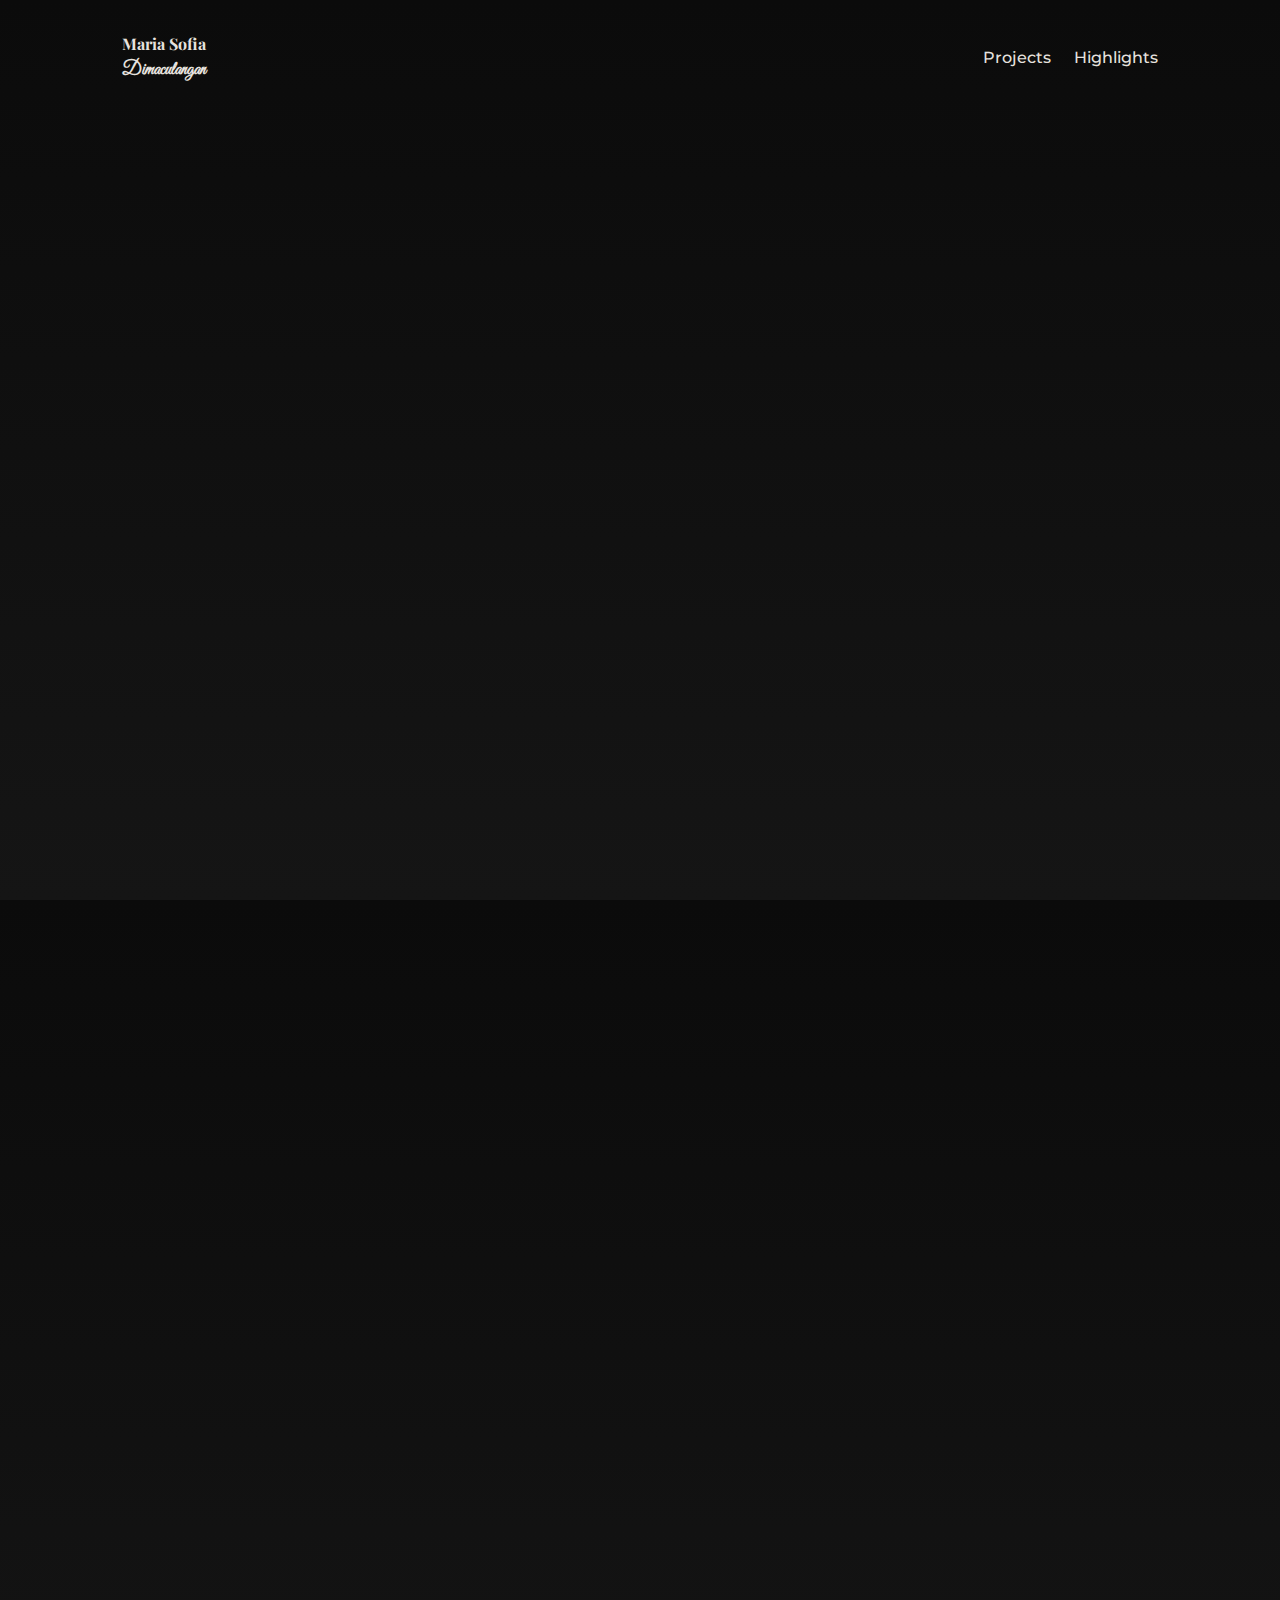
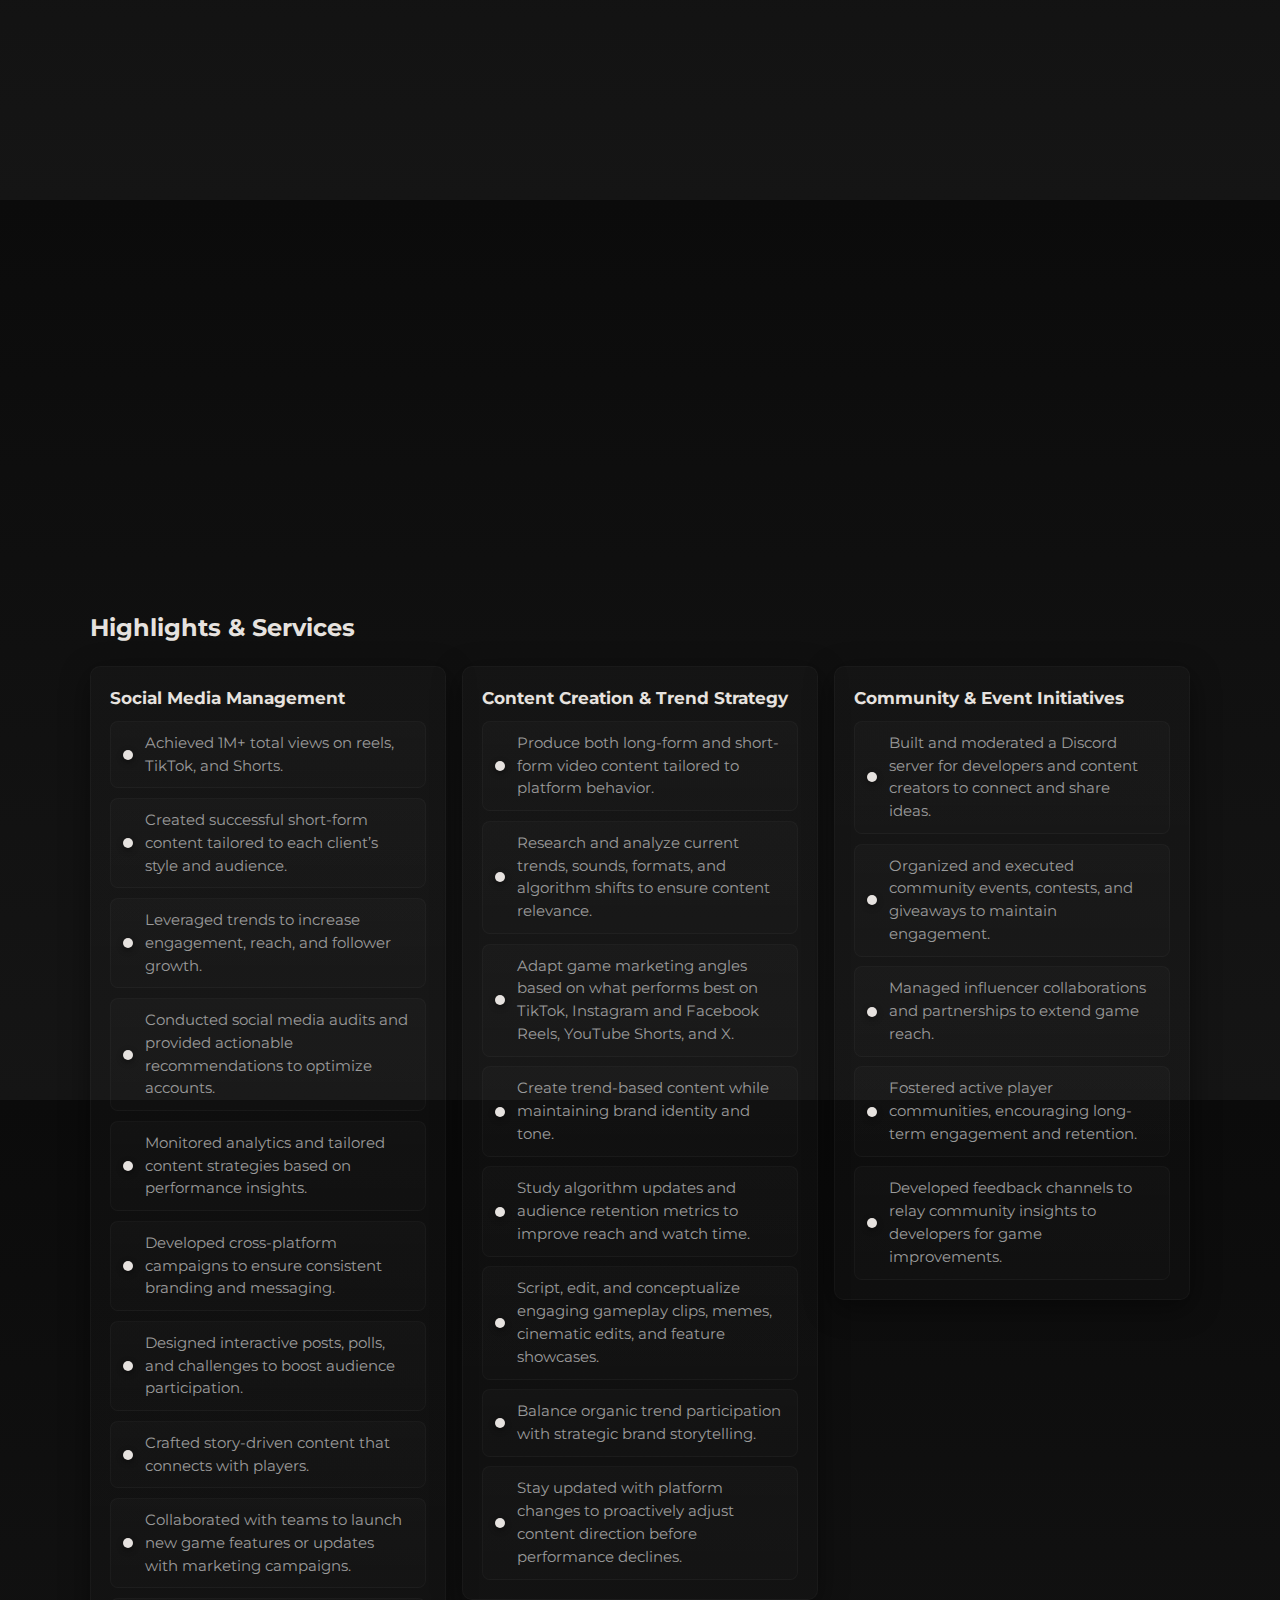
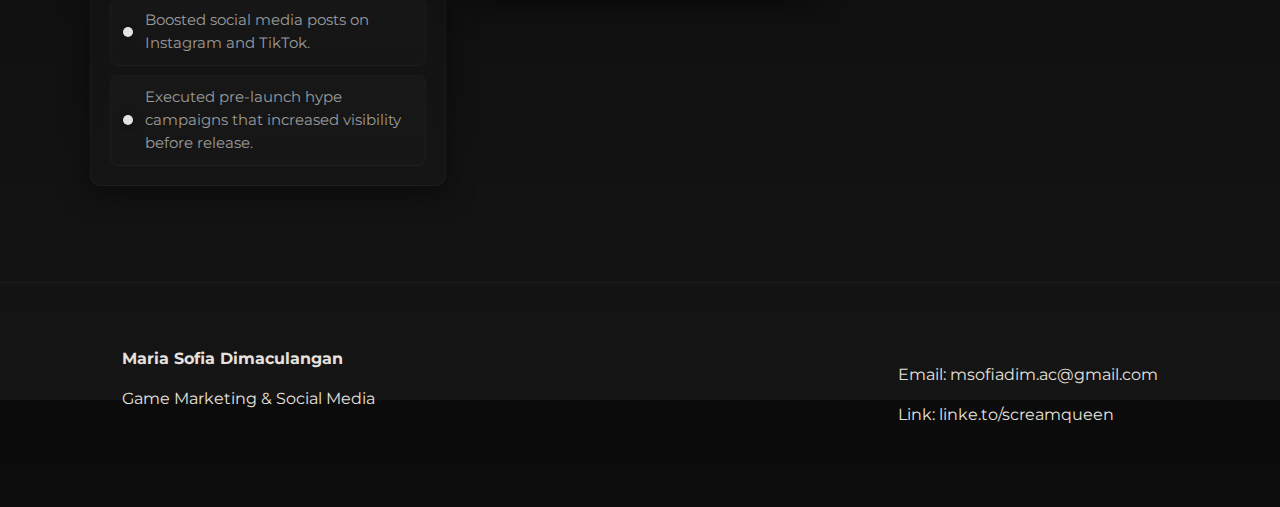
<file: index.html>
<!doctype html>
<html lang="en">
<head>
  <meta charset="utf-8" />
  <meta name="viewport" content="width=device-width,initial-scale=1" />
  <title>Maria Sofia Dimaculangan — Game Marketing & Social</title>
  <link rel="preconnect" href="https://fonts.googleapis.com">
  <link rel="preconnect" href="https://fonts.gstatic.com" crossorigin>
  <link href="https://fonts.googleapis.com/css2?family=Great+Vibes&family=Playfair+Display:ital,wght@0,400;0,700;1,400&family=Montserrat:wght@300;400;600&display=swap" rel="stylesheet">
  <link rel="stylesheet" href="assets/css/base.css">
  <link rel="stylesheet" href="assets/css/layout.css">
  <link rel="stylesheet" href="assets/css/components.css">
  <link rel="stylesheet" href="assets/css/pages.css">
  <style>
    /* TikTok embed improvements: larger size, rounded corners, hide internal scrollbar, responsive heights */
    .tiktok-embed-wrap{
      width: min(520px, 55vw);
      background:#fff;
      border-radius:14px;
      overflow:hidden;
      box-shadow:0 8px 20px rgba(0,0,0,0.35);
      margin:0 auto;
    }

    .tiktok-embed-wrap .tiktok-embed,
    .tiktok-embed-wrap iframe,
    .tiktok-embed-wrap .embed-fallback{
      border-radius:14px;
      overflow:hidden;
      width:100% !important;
      height:720px !important;
    }

    /* Hide scrollbars inside the embed wrapper while keeping content visible */
    .tiktok-embed-wrap ::-webkit-scrollbar{display:none}
    .tiktok-embed-wrap{-ms-overflow-style:none;scrollbar-width:none}

    /* Ensure the hero image area centers the embed nicely */
    .hero-mock .hero-image-wrap{display:flex;justify-content:center;align-items:flex-start}

    /* Fallback poster image fits container */
    .tiktok-embed-wrap .embed-fallback img{display:block;width:100%;height:100%;object-fit:cover;border-radius:14px}

    /* Responsive adjustments */
    @media (max-width: 1000px){
      .tiktok-embed-wrap{width: min(420px, 60vw)}
      .tiktok-embed-wrap .tiktok-embed,
      .tiktok-embed-wrap iframe{height:640px !important}
    }

    @media (max-width: 640px){
      .tiktok-embed-wrap{width: min(360px, 86vw)}
      .tiktok-embed-wrap .tiktok-embed,
      .tiktok-embed-wrap iframe{height:560px !important}
    }

    /* ── Hero click-to-load TikTok card ── */
    .hero-vid-card {
      width: min(340px, 60vw);
      background: #0d0d0d;
      border-radius: 20px;
      overflow: hidden;
      border: 1px solid rgba(255,255,255,0.06);
      box-shadow: 0 24px 56px rgba(0,0,0,0.65);
    }
    .hero-thumb {
      position: relative;
      width: 100%;
      aspect-ratio: 9/16;
      background: #111;
      cursor: pointer;
      overflow: hidden;
      border-radius: 20px;
    }
    .hero-thumb-bg {
      position: absolute;
      inset: 0;
      background: linear-gradient(160deg,#1a0a0a,#080808);
      display: flex;
      flex-direction: column;
      align-items: center;
      justify-content: center;
      gap: .4rem;
    }
    .hero-thumb-title {
      font-family: 'Playfair Display', serif;
      font-size: 1.25rem;
      color: rgba(255,255,255,0.75);
    }
    .hero-thumb-sub {
      font-size: .7rem;
      color: rgba(255,255,255,0.3);
      letter-spacing: .1em;
      text-transform: uppercase;
    }
    .hero-play-btn {
      position: absolute;
      inset: 0;
      display: flex;
      align-items: center;
      justify-content: center;
    }
    .hero-play-btn svg {
      width: 68px;
      height: 68px;
      filter: drop-shadow(0 4px 18px rgba(0,0,0,0.6));
      transition: transform 200ms ease;
    }
    .hero-thumb:hover .hero-play-btn svg { transform: scale(1.1); }
    .hero-load-hint {
      position: absolute;
      bottom: 16px;
      left: 50%;
      transform: translateX(-50%);
      background: rgba(0,0,0,0.5);
      backdrop-filter: blur(6px);
      color: rgba(255,255,255,0.65);
      font-size: .72rem;
      padding: 5px 14px;
      border-radius: 20px;
      white-space: nowrap;
      letter-spacing: .06em;
    }
    .hero-embed-area {
      width: 100%;
      aspect-ratio: 9/16;
      position: relative;
      background: #000;
      border-radius: 20px;
      overflow: hidden;
    }
    .hero-embed-area .tiktok-embed,
    .hero-embed-area iframe {
      width: 100% !important;
      height: 100% !important;
      border: 0 !important;
      display: block;
    }
    .hero-embed-loading {
      position: absolute;
      inset: 0;
      display: flex;
      align-items: center;
      justify-content: center;
      background: #0d0d0d;
      z-index: 1;
      transition: opacity 300ms ease;
    }
    .hero-embed-loading.gone { opacity: 0; pointer-events: none; }
    /* shared spinner */
    .spinner {
      width: 36px; height: 36px;
      border: 3px solid rgba(255,255,255,0.08);
      border-top-color: rgba(255,255,255,0.55);
      border-radius: 50%;
      animation: spin 700ms linear infinite;
    }
    @keyframes spin { to { transform: rotate(360deg); } }
    @media (max-width: 900px) {
      .hero-vid-card { width: min(300px, 80vw); }
    }
    @media (max-width: 640px) {
      .hero-vid-card { width: min(260px, 86vw); }
    }

    /* Highlights badges */
    .highlights-badges{display:flex;flex-wrap:wrap;gap:12px;align-items:flex-start;margin-top:18px}
    .highlights-badges .badge{background:linear-gradient(180deg,rgba(255,255,255,0.06),rgba(255,255,255,0.02));color:#e8e8e8;padding:14px 18px;border-radius:12px;border:1px solid rgba(255,255,255,0.04);box-shadow:0 6px 18px rgba(0,0,0,0.45);font-weight:500;min-width:220px;max-width:420px}
    .highlights-badges .badge strong{color:#fff}
    @media (max-width:640px){.highlights-badges .badge{min-width:unset;flex:1 1 100%}}

    /* About meta badges / chips (cleaner grouped layout) */
    .meta-badges{display:flex;flex-direction:column;gap:12px;margin-top:14px}
    .meta-row{display:flex;flex-wrap:wrap;align-items:center;gap:12px}
    .meta-label{color:#bfbfbf;font-weight:700;font-size:0.95rem;min-width:100px}
    .chips-row{display:flex;flex-wrap:wrap;gap:10px}
    .chip{background:rgba(255,255,255,0.03);border:1px solid rgba(255,255,255,0.04);color:#e6e6e6;padding:8px 12px;border-radius:999px;font-weight:500;font-size:0.95rem;text-decoration:none;display:inline-flex;align-items:center;gap:8px}
    .chip.link{background:linear-gradient(180deg,rgba(255,255,255,0.03),rgba(255,255,255,0.01));border-color:rgba(255,255,255,0.06)}
    .chip.contact{background:transparent;border:1px dashed rgba(255,255,255,0.04);color:#cfcfcf}
    .chip:focus{outline:2px solid rgba(255,255,255,0.06);outline-offset:3px}
    @media (max-width:640px){.meta-row{flex-direction:column;align-items:flex-start}.meta-label{min-width:0}}
  </style>
</head>
<body>
  <header class="site-header">
    <div class="container nav-wrap">
      <a class="brand" href="index.html">Maria Sofia<br><span>Dimaculangan</span></a>
      <nav class="main-nav" id="mainNav">
        
        <a href="projects.html">Projects</a>
        <a href="highlights.html">Highlights</a>
        <!-- <a href="contact.html" class="cta">Contact</a> -->
      </nav>
      <button id="navToggle" class="nav-toggle" aria-controls="mainNav" aria-expanded="false" aria-label="Toggle navigation">☰</button>
    </div>
  </header>

  <main>
    <section class="hero">
      <div class="hero-inner container">
        <div class="hero-text">
          <h1 class="fancy">What I do</h1>
          <p class="lead">Game marketing, social media, and content strategy tailored for indie & mid-size games — TikTok, Instagram, X, YouTube Shorts and more.</p>
          <a href="contact.html" class="btn">Let's talk</a>
        </div>
        <div class="hero-mock">
          
          <div class="hero-image-wrap">
            <!-- Hero TikTok: click-to-load so the page doesn't hang waiting for TikTok -->
            <div class="hero-vid-card" id="heroVidCard">
              <!-- Thumb / poster state -->
              <div class="hero-thumb" id="heroThumb" tabindex="0" role="button" aria-label="Play Tenebris Somnia TikTok">
                <div class="hero-thumb-bg">
                  <span class="hero-thumb-title">Tenebris Somnia</span>
                  <span class="hero-thumb-sub">TikTok · @scream.qn</span>
                </div>
                <div class="hero-play-btn">
                  <svg viewBox="0 0 64 64" fill="none" xmlns="http://www.w3.org/2000/svg">
                    <circle cx="32" cy="32" r="31" fill="rgba(0,0,0,0.55)" stroke="rgba(255,255,255,0.18)" stroke-width="1.5"/>
                    <path d="M26 20l20 12-20 12V20z" fill="white"/>
                  </svg>
                </div>
                <span class="hero-load-hint">Tap to play</span>
              </div>
              <!-- Embed state (hidden until clicked) -->
              <div class="hero-embed-area" id="heroEmbedArea" style="display:none">
                <div class="hero-embed-loading" id="heroEmbedLoading"><div class="spinner"></div></div>
              </div>
            </div>
          </div>
        </div>
      </div>
    </section>

    <section id="about" class="section about container">
      <div class="grid">
        <div>
          <h2>About Me</h2>
          <p>Hi! I’m Sofie, a game marketer, social media manager, and content strategist with 3+ years working with VR and PC titles across genres including Horror, RPG, Strategy, and Adult games. I create platform-specific content designed to engage players and grow communities.</p>
          <div class="meta-badges" aria-label="Contact and specialties">
            <div class="meta-row">
              <span class="meta-label">Platforms</span>
              <div class="chips-row">
                <a class="chip link" href="https://www.tiktok.com/@scream.qn" target="_blank" rel="noopener">TikTok</a>
                <a class="chip link" href="https://linke.to/screamqueen" target="_blank" rel="noopener">linke.to</a>
              </div>
            </div>

            <div class="meta-row">
              <span class="meta-label">Specialties</span>
              <div class="chips-row">
                <div class="chip">Short-form video</div>
                <div class="chip">Trend strategy</div>
                <div class="chip">Community management</div>
              </div>
            </div>

            <div class="meta-row">
              <span class="meta-label">Contact</span>
              <div class="chips-row">
                <a class="chip contact" href="mailto:msofiadim.ac@gmail.com">msofiadim.ac@gmail.com</a>
              </div>
            </div>
          </div>
        </div>
      </div>
    </section>

    <section id="projects" class="section projects">
      <div class="container">
        <h2>Games & Projects</h2>
        <!-- <p class="muted">.</p> -->
        <div class="logo-grid">
          <!-- Uniform logo tiles. Links point to a Google search for each game (replace URLs with store/landing pages if available) -->
          <a class="logo-link" href="https://www.google.com/search?q=STALCRAFT+game" target="_blank" rel="noopener" title="STALCRAFT">
            <div class="logo-item">
              <img src="assets/img/stalcraft logo.png" alt="STALCRAFT" onerror="this.src='https://via.placeholder.com/240x100?text=STALCRAFT'">
            </div>
          </a>

          <a class="logo-link" href="https://www.google.com/search?q=TORMENTOR+game" target="_blank" rel="noopener" title="TORMENTOR">
            <div class="logo-item">
              <img src="assets/img/tormentor logo.png" alt="TORMENTOR" onerror="this.src='https://via.placeholder.com/240x100?text=TORMENTOR'">
            </div>
          </a>

          <a class="logo-link" href="https://www.google.com/search?q=Blacktop+Hoops+game" target="_blank" rel="noopener" title="Blacktop Hoops">
            <div class="logo-item">
              <img src="assets\img\BH_Logo_Horizontal_Red.jpg" alt="Blacktop Hoops">
            </div>
          </a>

          <a class="logo-link" href="https://www.google.com/search?q=AAU+Black+Site+game" target="_blank" rel="noopener" title="A.A.U. Black Site">
            <div class="logo-item">
              <img src="assets\img\AAU.jpg" alt="AAU Black Site">
            </div>
          </a>

          <a class="logo-link" href="https://www.google.com/search?q=House+Party+game" target="_blank" rel="noopener" title="House Party">
            <div class="logo-item">
              <img src="assets/img/houseparty logo.png" alt="House Party" onerror="this.src='https://via.placeholder.com/240x100?text=HOUSE+PARTY'">
            </div>
          </a>

          <a class="logo-link" href="https://www.google.com/search?q=World+of+Sea+Battle+game" target="_blank" rel="noopener" title="World of Sea Battle">
            <div class="logo-item">
              <img src="assets\img\worldofsea.jpg" alt="World of Sea Battle">
            </div>
          </a>

          <a class="logo-link" href="https://www.google.com/search?q=Premier+League+Player+VR+game" target="_blank" rel="noopener" title="Premier League Player VR">
            <div class="logo-item">
              <img src="assets\img\PLP.png" alt="Premier League Player VR">
            </div>
          </a>

          <a class="logo-link" href="https://www.google.com/search?q=Vorax+game" target="_blank" rel="noopener" title="Vorax">
            <div class="logo-item">
              <img src="assets\img\OIP.png" alt="Vorax">
            </div>
          </a>
          <a class="logo-link" href="https://www.google.com/search?q=A+GENTLEMEN'S+DISPUTE+game" target="_blank" rel="noopener" title="A GENTLEMEN'S DISPUTE">
            <div class="logo-item">
              <img src="assets/img/agd.jpg" alt="A GENTLEMEN'S DISPUTE" onerror="this.src='https://via.placeholder.com/240x100?text=A+GENTLEMEN%27S+DISPUTE'">
            </div>
          </a>

          <a class="logo-link" href="https://www.google.com/search?q=N.O.X+game" target="_blank" rel="noopener" title="N.O.X">
            <div class="logo-item">
              <img src="assets/img/nox.jpg" alt="N.O.X" onerror="this.src='https://via.placeholder.com/240x100?text=N.O.X'">
            </div>
          </a>

          <a class="logo-link" href="https://www.google.com/search?q=AKPALA+game" target="_blank" rel="noopener" title="AKPALA">
            <div class="logo-item">
              <img src="assets/img/akpala.jpg" alt="AKPALA" onerror="this.src='https://via.placeholder.com/240x100?text=AKPALA'">
            </div>
          </a>

          <a class="logo-link" href="https://www.google.com/search?q=WOLCEN+STUDIO+game" target="_blank" rel="noopener" title="WOLCEN STUDIO">
            <div class="logo-item">
              <img src="assets/img/wolcen.png" alt="WOLCEN STUDIO" onerror="this.src='https://via.placeholder.com/240x100?text=WOLCEN+STUDIO'">
            </div>
          </a>

          <a class="logo-link" href="https://www.google.com/search?q=MONACO+2+game" target="_blank" rel="noopener" title="MONACO 2">
            <div class="logo-item">
              <img src="assets/img/monaco.jpg" alt="MONACO 2" onerror="this.src='https://via.placeholder.com/240x100?text=MONACO+2'">
            </div>
          </a>

          <a class="logo-link" href="https://www.google.com/search?q=SPACE+SALVAGE+game" target="_blank" rel="noopener" title="SPACE SALVAGE">
            <div class="logo-item">
              <img src="assets/img/spacesalvage.jpg" alt="SPACE SALVAGE" onerror="this.src='https://via.placeholder.com/240x100?text=SPACE+SALVAGE'">
            </div>
          </a>

          <a class="logo-link" href="https://www.google.com/search?q=JAWS+OF+EXTINCTION+game" target="_blank" rel="noopener" title="JAWS OF EXTINCTION">
            <div class="logo-item">
              <img src="assets/img/ext.jpg" alt="JAWS OF EXTINCTION" onerror="this.src='https://via.placeholder.com/240x100?text=JAWS+OF+EXTINCTION'">
            </div>
          </a>

          <a class="logo-link" href="https://www.google.com/search?q=HEXBALL+VR+game" target="_blank" rel="noopener" title="HEXBALL VR">
            <div class="logo-item">
              <img src="assets/img/hex.jpg" alt="HEXBALL VR" onerror="this.src='https://via.placeholder.com/240x100?text=HEXBALL+VR'">
            </div>
          </a>

          <a class="logo-link" href="https://www.google.com/search?q=THIRD+CRISIS+game" target="_blank" rel="noopener" title="THIRD CRISIS">
            <div class="logo-item">
              <img src="assets/img/third.png" alt="THIRD CRISIS" onerror="this.src='https://via.placeholder.com/240x100?text=THIRD+CRISIS'">
            </div>
          </a>

          <a class="logo-link" href="https://www.google.com/search?q=VALOR+OF+MAN+game" target="_blank" rel="noopener" title="VALOR OF MAN">
            <div class="logo-item">
              <img src="assets/img/valor-of-man.jpg" alt="VALOR OF MAN" onerror="this.src='https://via.placeholder.com/240x100?text=VALOR+OF+MAN'">
            </div>
          </a>

          <a class="logo-link" href="https://www.google.com/search?q=CONTAMINANT+game" target="_blank" rel="noopener" title="CONTAMINANT">
            <div class="logo-item">
              <img src="assets/img/contaminant.jpg" alt="CONTAMINANT" onerror="this.src='https://via.placeholder.com/240x100?text=CONTAMINANT'">
            </div>
          </a>
        </div>
        <!-- <p class="muted small">Full list: STALCRAFT, TORMENTOR, BLACKTOP HOOPS, A.A.U. BLACK SITE, A GENTLEMEN'S DISPUTE, HOUSE PARTY, WORLD OF SEA BATTLE, N.O.X, PREMIER LEAGUE PLAYER VR, AKPALA, WOLCEN STUDIO, VORAX, MONACO 2, SPACE SALVAGE, JAWS OF EXTINCTION, HEXBALL VR, THIRD CRISIS, VALOR OF MAN, CONTAMINANT.</p> -->
      </div>
    </section>

    
    <section id="highlights" class="section highlights container">
      <h2>Highlights & Services</h2>
      <div class="cards">
        <div class="card">
          <h3>Social Media Management</h3>
          <div class="category-body">
            <div class="mini-cards">
              <div class="mini-card"><p>Achieved 1M+ total views on reels, TikTok, and Shorts.</p></div>
              <div class="mini-card"><p>Created successful short-form content tailored to each client’s style and audience.</p></div>
              <div class="mini-card"><p>Leveraged trends to increase engagement, reach, and follower growth.</p></div>
              <div class="mini-card"><p>Conducted social media audits and provided actionable recommendations to optimize accounts.</p></div>
              <div class="mini-card"><p>Monitored analytics and tailored content strategies based on performance insights.</p></div>
              <div class="mini-card"><p>Developed cross-platform campaigns to ensure consistent branding and messaging.</p></div>
              <div class="mini-card"><p>Designed interactive posts, polls, and challenges to boost audience participation.</p></div>
              <div class="mini-card"><p>Crafted story-driven content that connects with players.</p></div>
              <div class="mini-card"><p>Collaborated with teams to launch new game features or updates with marketing campaigns.</p></div>
              <div class="mini-card"><p>Boosted social media posts on Instagram and TikTok.</p></div>
              <div class="mini-card"><p>Executed pre-launch hype campaigns that increased visibility before release.</p></div>
            </div>
          </div>
        </div>

        <div class="card">
          <h3>Content Creation & Trend Strategy</h3>
          <div class="category-body">
            <div class="mini-cards">
              <div class="mini-card"><p>Produce both long-form and short-form video content tailored to platform behavior.</p></div>
              <div class="mini-card"><p>Research and analyze current trends, sounds, formats, and algorithm shifts to ensure content relevance.</p></div>
              <div class="mini-card"><p>Adapt game marketing angles based on what performs best on TikTok, Instagram and Facebook Reels, YouTube Shorts, and X.</p></div>
              <div class="mini-card"><p>Create trend-based content while maintaining brand identity and tone.</p></div>
              <div class="mini-card"><p>Study algorithm updates and audience retention metrics to improve reach and watch time.</p></div>
              <div class="mini-card"><p>Script, edit, and conceptualize engaging gameplay clips, memes, cinematic edits, and feature showcases.</p></div>
              <div class="mini-card"><p>Balance organic trend participation with strategic brand storytelling.</p></div>
              <div class="mini-card"><p>Stay updated with platform changes to proactively adjust content direction before performance declines.</p></div>
            </div>
          </div>
        </div>

        <div class="card">
          <h3>Community & Event Initiatives</h3>
          <div class="category-body">
            <div class="mini-cards">
              <div class="mini-card"><p>Built and moderated a Discord server for developers and content creators to connect and share ideas.</p></div>
              <div class="mini-card"><p>Organized and executed community events, contests, and giveaways to maintain engagement.</p></div>
              <div class="mini-card"><p>Managed influencer collaborations and partnerships to extend game reach.</p></div>
              <div class="mini-card"><p>Fostered active player communities, encouraging long-term engagement and retention.</p></div>
              <div class="mini-card"><p>Developed feedback channels to relay community insights to developers for game improvements.</p></div>
            </div>
          </div>
        </div>
      </div>
    </section>

    <!-- <section class="section services container">
      <h2>Content & Trend Strategy</h2>
      <div class="cards">
        <div class="card">
          <h3>Short-form Video</h3>
          <p>Concept, script, edit, and platform-tailored formats for TikTok, Reels and Shorts.</p>
        </div>
        <div class="card">
          <h3>Trend Research</h3>
          <p>Monitor algorithm shifts and trend opportunities to keep content fresh and relevant.</p>
        </div>
        <div class="card">
          <h3>Community</h3>
          <p>Moderation, events, contests, and feedback loops between players and developers.</p>
        </div>
      </div>
    </section>
  </main> -->

  <footer class="site-footer">
    <div class="container foot-grid">
      <div>
        <strong>Maria Sofia Dimaculangan</strong>
        <p>Game Marketing & Social Media</p>
      </div>
      <div>
        <p>Email: <a href="mailto:msofiadim.ac@gmail.com">msofiadim.ac@gmail.com</a></p>
        <p>Link: <a href="https://linke.to/screamqueen">linke.to/screamqueen</a></p>
      </div>
    </div>
  </footer>

  <script src="assets/js/main.js"></script>
  <script>
  (function(){
    var URL = 'https://www.tiktok.com/@scream.qn/video/7348229643314416902';
    var ID  = '7348229643314416902';
    var scriptInjected = false;

    function injectTikTokScript(){
      if(scriptInjected){ if(window.tiktok && window.tiktok.reload) window.tiktok.reload(); return; }
      scriptInjected = true;
      var s = document.createElement('script');
      s.src = 'https://www.tiktok.com/embed.js';
      s.async = true;
      document.body.appendChild(s);
    }

    document.addEventListener('DOMContentLoaded', function(){
      var thumb    = document.getElementById('heroThumb');
      var card     = document.getElementById('heroVidCard');
      var area     = document.getElementById('heroEmbedArea');
      var loading  = document.getElementById('heroEmbedLoading');
      if(!thumb) return;

      function activate(){
        if(card.dataset.loaded) return;
        card.dataset.loaded = '1';
        thumb.style.display = 'none';
        area.style.display  = 'block';

        var bq = document.createElement('blockquote');
        bq.className = 'tiktok-embed';
        bq.setAttribute('cite', URL);
        bq.setAttribute('data-video-id', ID);
        var a = document.createElement('a');
        a.target = '_blank'; a.href = URL; a.textContent = '@scream.qn';
        bq.appendChild(a);
        area.insertBefore(bq, area.firstChild);

        injectTikTokScript();

        var mo = new MutationObserver(function(){
          if(area.querySelector('iframe')){ mo.disconnect(); setTimeout(function(){ loading.classList.add('gone'); }, 400); }
        });
        mo.observe(area, {childList:true, subtree:true});
        setTimeout(function(){ loading.classList.add('gone'); }, 8000);
      }

      thumb.addEventListener('click', activate);
      thumb.addEventListener('keydown', function(e){ if(e.key==='Enter'||e.key===' '){ e.preventDefault(); activate(); } });
    });
  })();
  </script>
</body>
</html>
</file>
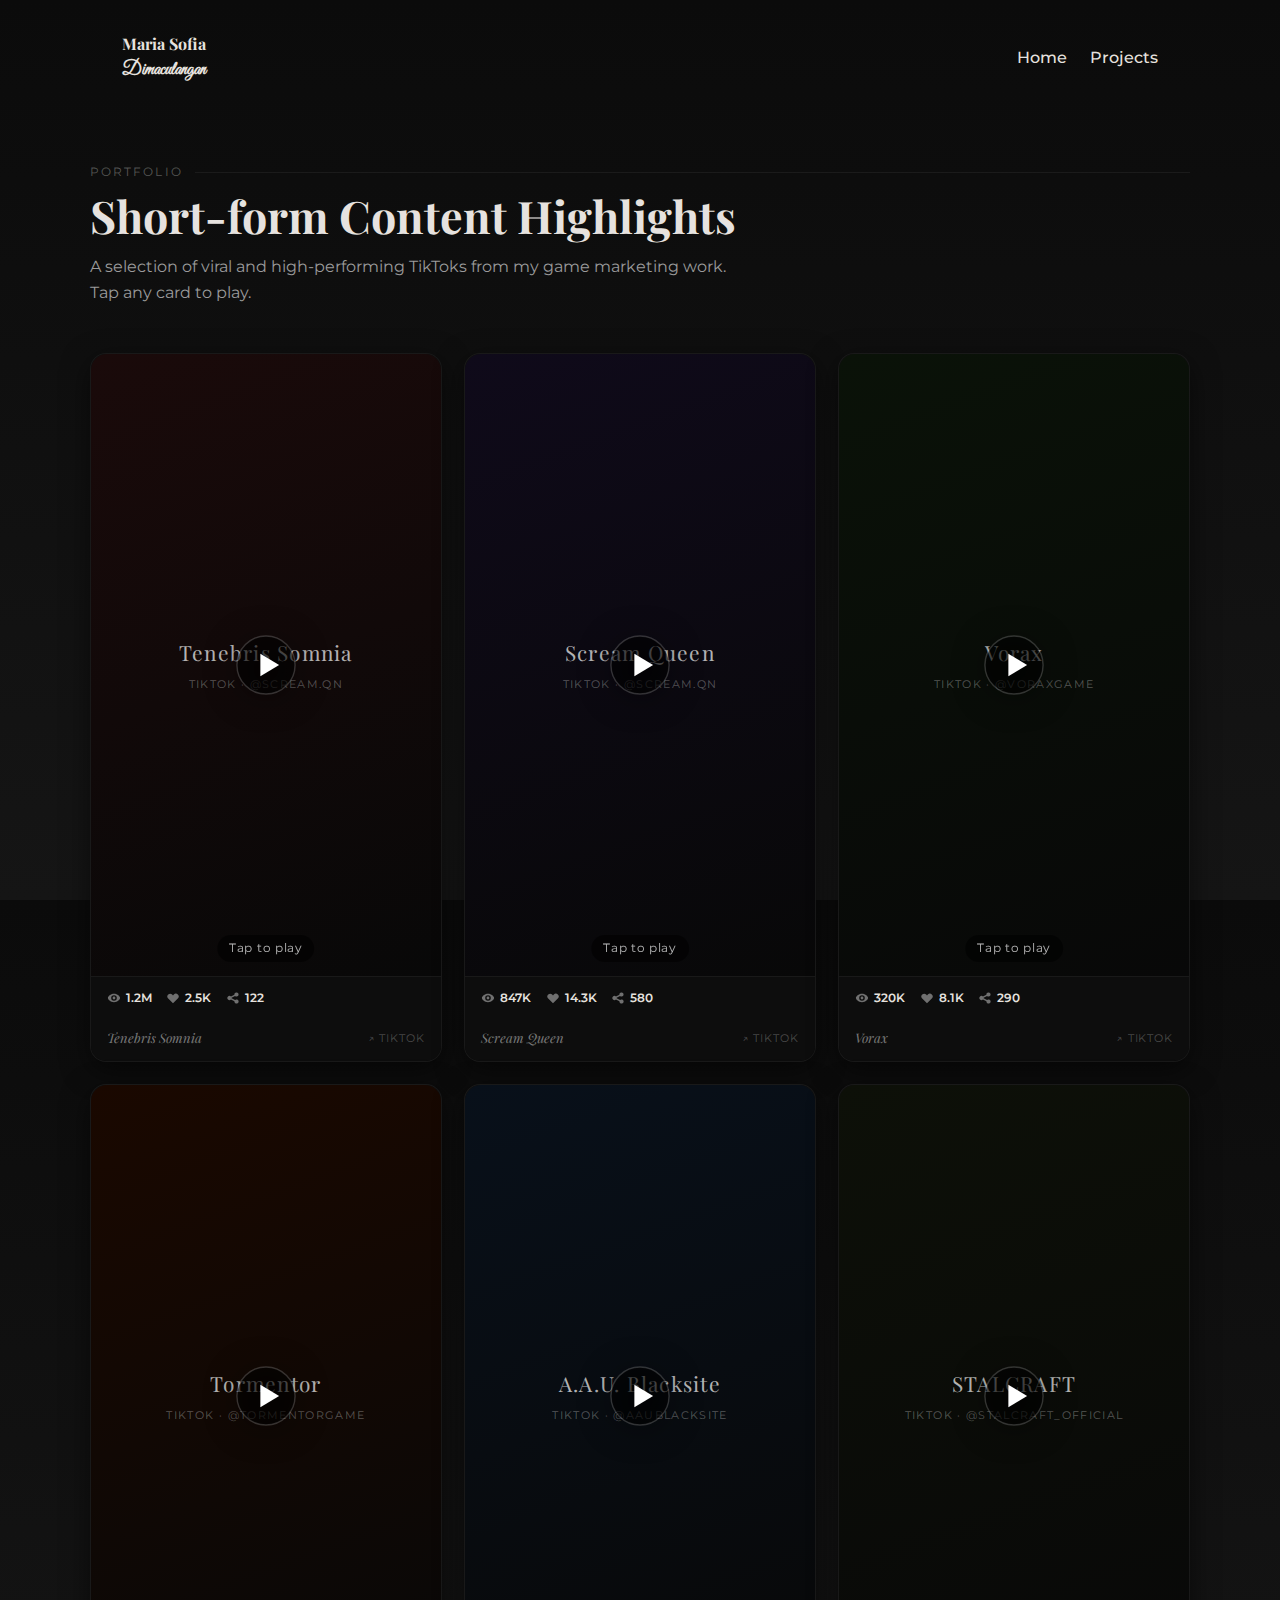
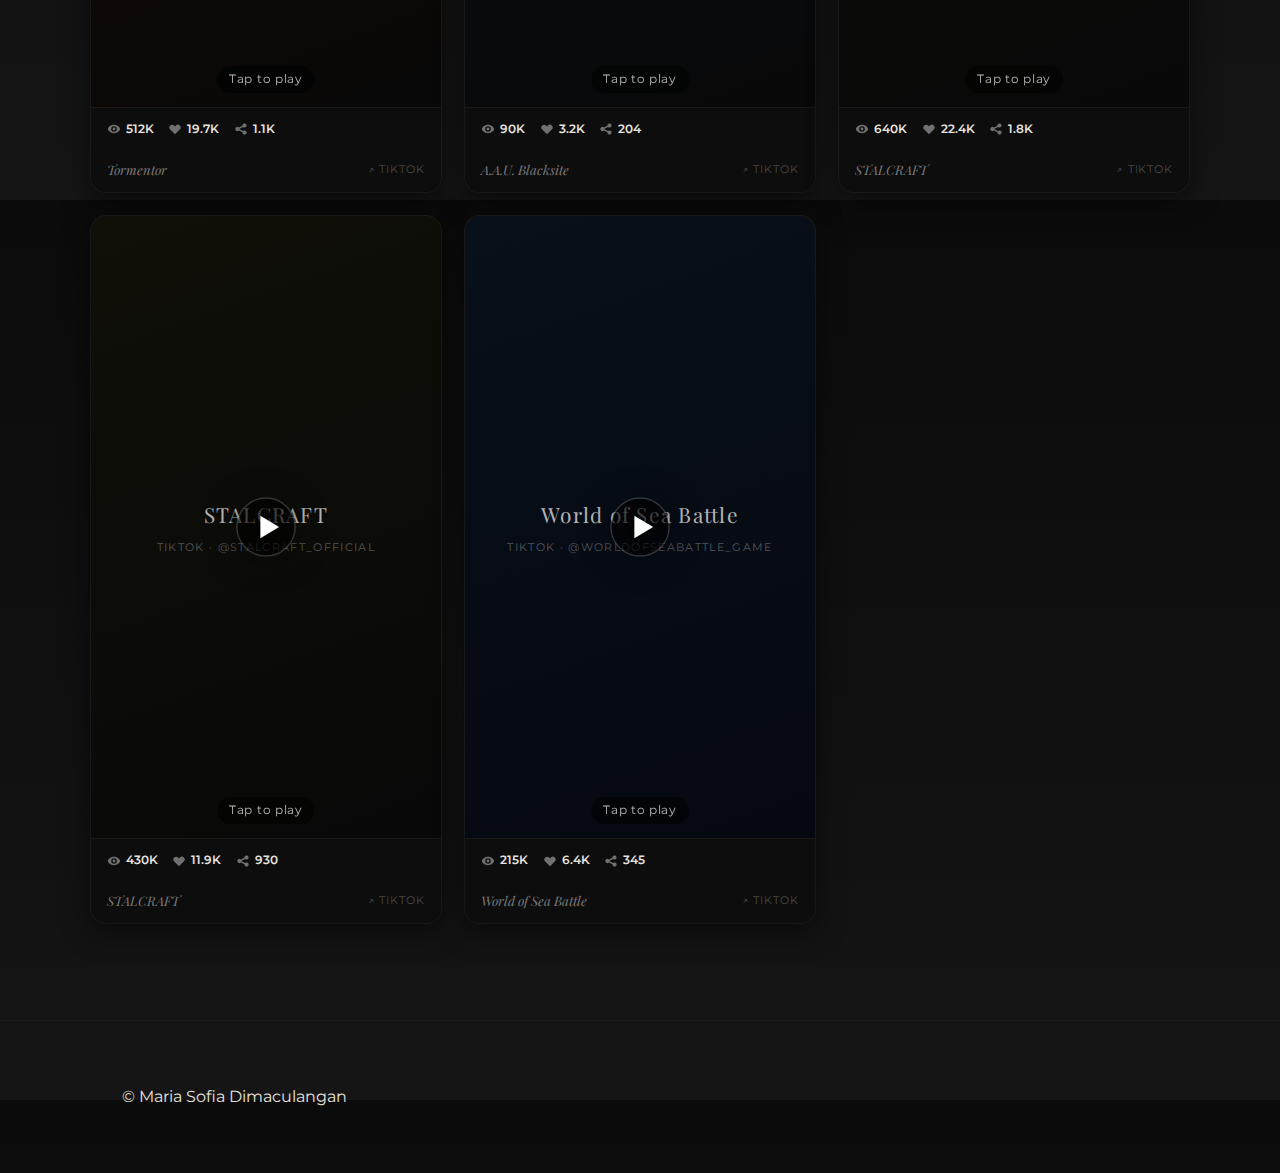
<file: highlights.html>
<!doctype html>
<html lang="en">
<head>
  <meta charset="utf-8" />
  <meta name="viewport" content="width=device-width,initial-scale=1" />
  <title>Maria Sofia Dimaculangan</title>
  <link rel="preconnect" href="https://fonts.googleapis.com">
  <link rel="preconnect" href="https://fonts.gstatic.com" crossorigin>
  <link href="https://fonts.googleapis.com/css2?family=Great+Vibes&family=Playfair+Display:ital,wght@0,400;0,700;1,400&family=Montserrat:wght@300;400;600&display=swap" rel="stylesheet">
  <link rel="stylesheet" href="assets/css/base.css">
  <link rel="stylesheet" href="assets/css/layout.css">
  <link rel="stylesheet" href="assets/css/components.css">
  <link rel="stylesheet" href="assets/css/pages.css">
  <style>
    /* ─── Page intro ─────────────────────────────────────── */
    .highlights-intro {
      max-width: 60ch;
      margin-bottom: 3rem;
    }
    .highlights-intro h1 {
      font-family: 'Playfair Display', serif;
      font-size: clamp(1.8rem, 4vw, 2.8rem);
      margin: 0 0 .75rem;
      line-height: 1.15;
    }
    .highlights-intro p {
      color: var(--muted);
      font-size: 1rem;
      line-height: 1.6;
      margin: 0;
    }

    /* ─── Grid ───────────────────────────────────────────── */
    .vid-grid {
      display: grid;
      grid-template-columns: repeat(auto-fill, minmax(260px, 1fr));
      gap: 1.4rem;
    }

    /* ─── Video card ─────────────────────────────────────── */
    .vid-card {
      position: relative;
      background: #0d0d0d;
      border-radius: 16px;
      overflow: hidden;
      border: 1px solid rgba(255,255,255,0.05);
      box-shadow: 0 8px 28px rgba(0,0,0,0.5);
      transition: transform 280ms cubic-bezier(.2,.9,.3,1), box-shadow 280ms cubic-bezier(.2,.9,.3,1);
      cursor: pointer;
    }
    .vid-card:hover {
      transform: translateY(-5px);
      box-shadow: 0 18px 42px rgba(0,0,0,0.7);
    }

    /* ─── Thumbnail state ────────────────────────────────── */
    .vid-thumb {
      position: relative;
      width: 100%;
      /* 9:16 aspect, phone-style portrait */
      aspect-ratio: 9 / 16;
      background: #111;
      overflow: hidden;
      border-radius: 16px 16px 0 0;
    }
    /* Gradient poster using the game brand colour */
    .vid-thumb-bg {
      position: absolute;
      inset: 0;
      background: var(--card-grad, linear-gradient(160deg,#1a1a1a,#0a0a0a));
      display: flex;
      align-items: center;
      justify-content: center;
      flex-direction: column;
      gap: .5rem;
    }
    .vid-thumb-logo {
      font-family: 'Playfair Display', serif;
      font-size: 1.3rem;
      color: rgba(255,255,255,0.7);
      letter-spacing: .06em;
    }
    .vid-thumb-platform {
      font-size: .7rem;
      color: rgba(255,255,255,0.3);
      text-transform: uppercase;
      letter-spacing: .12em;
    }

    /* Play button */
    .play-btn {
      position: absolute;
      inset: 0;
      display: flex;
      align-items: center;
      justify-content: center;
      z-index: 2;
    }
    .play-btn svg {
      width: 60px;
      height: 60px;
      filter: drop-shadow(0 4px 16px rgba(0,0,0,0.6));
      transition: transform 200ms ease, opacity 200ms ease;
    }
    .vid-card:hover .play-btn svg {
      transform: scale(1.1);
    }

    /* Tap to load label */
    .load-hint {
      position: absolute;
      bottom: 14px;
      left: 50%;
      transform: translateX(-50%);
      background: rgba(0,0,0,0.55);
      backdrop-filter: blur(6px);
      color: rgba(255,255,255,0.7);
      font-size: .72rem;
      padding: 5px 12px;
      border-radius: 20px;
      white-space: nowrap;
      letter-spacing: .06em;
      z-index: 3;
    }

    /* ─── Embed state ────────────────────────────────────── */
    .vid-embed-wrap {
      display: none;
      width: 100%;
      aspect-ratio: 9 / 16;
      position: relative;
      background: #000;
      border-radius: 16px 16px 0 0;
      overflow: hidden;
    }
    .vid-embed-wrap .tiktok-embed,
    .vid-embed-wrap iframe {
      width: 100% !important;
      height: 100% !important;
      border: 0 !important;
      display: block;
    }
    /* Loading spinner shown while TikTok initialises */
    .embed-loading {
      position: absolute;
      inset: 0;
      display: flex;
      align-items: center;
      justify-content: center;
      background: #0d0d0d;
      z-index: 1;
      transition: opacity 300ms ease;
    }
    .embed-loading.gone { opacity: 0; pointer-events: none; }
    .spinner {
      width: 36px;
      height: 36px;
      border: 3px solid rgba(255,255,255,0.08);
      border-top-color: rgba(255,255,255,0.55);
      border-radius: 50%;
      animation: spin 700ms linear infinite;
    }
    @keyframes spin { to { transform: rotate(360deg); } }

    /* Active state: hide thumb, show embed */
    .vid-card.active .vid-thumb { display: none; }
    .vid-card.active .vid-embed-wrap { display: block; }

    /* ─── Stats bar ──────────────────────────────────────── */
    .vid-stats {
      display: flex;
      justify-content: space-between;
      align-items: center;
      padding: .75rem 1rem;
      border-top: 1px solid rgba(255,255,255,0.05);
      background: #0d0d0d;
    }
    .stat-group {
      display: flex;
      gap: .9rem;
    }
    .stat {
      display: flex;
      align-items: center;
      gap: 5px;
      font-size: .78rem;
      color: var(--muted);
      font-weight: 500;
    }
    .stat svg {
      width: 14px;
      height: 14px;
      flex-shrink: 0;
      opacity: .7;
    }
    .stat strong {
      color: var(--accent);
      font-weight: 600;
    }

    /* ─── Game label chip ────────────────────────────────── */
    .vid-footer {
      display: flex;
      align-items: center;
      justify-content: space-between;
      padding: .55rem 1rem .8rem;
      background: #0d0d0d;
    }
    .game-label {
      font-family: 'Playfair Display', serif;
      font-size: .82rem;
      font-style: italic;
      color: rgba(255,255,255,0.45);
    }
    .tiktok-link {
      font-size: .7rem;
      color: rgba(255,255,255,0.25);
      text-transform: uppercase;
      letter-spacing: .08em;
      text-decoration: none;
      transition: color 180ms ease;
    }
    .tiktok-link:hover { color: rgba(255,255,255,0.6); }
    /* kill the underline pseudo-element from global a::after */
    .tiktok-link::after { display: none !important; }

    /* ─── Section header accent line ─────────────────────── */
    .section-eyebrow {
      display: flex;
      align-items: center;
      gap: .75rem;
      margin-bottom: .6rem;
    }
    .section-eyebrow span {
      font-size: .72rem;
      text-transform: uppercase;
      letter-spacing: .18em;
      color: rgba(255,255,255,0.3);
    }
    .section-eyebrow::after {
      content: '';
      flex: 1;
      height: 1px;
      background: rgba(255,255,255,0.06);
    }

    /* ─── Responsive ─────────────────────────────────────── */
    @media (max-width: 640px) {
      .vid-grid {
        grid-template-columns: repeat(auto-fill, minmax(200px, 1fr));
        gap: 1rem;
      }
    }
  </style>
</head>
<body>
  <header class="site-header">
    <div class="container nav-wrap">
      <a class="brand" href="index.html">Maria Sofia<br><span>Dimaculangan</span></a>
      <nav class="main-nav" id="mainNav">
        <a href="index.html">Home</a>
        <a href="projects.html">Projects</a>
        <!-- <a href="contact.html" class="cta">Contact</a> -->
      </nav>
      <button id="navToggle" class="nav-toggle">☰</button>
    </div>
  </header>

  <main class="container section">

    <div class="section-eyebrow"><span>Portfolio</span></div>

    <div class="highlights-intro">
      <h1>Short-form Content Highlights</h1>
      <p>A selection of viral and high-performing TikToks from my game marketing work. Tap any card to play.</p>
    </div>

    <div class="vid-grid" id="vidGrid">

      <!-- ── Scream Queen #1 ────────────────────────── -->
      <div class="vid-card"
           data-url="https://www.tiktok.com/@scream.qn/video/7348229643314416902"
           data-id="7348229643314416902"
           data-handle="@scream.qn"
           data-game="Tenebris Somnia"
           data-views="1.2M"
           data-likes="2.5K"
           data-comments="31"
           data-shares="122"
           style="--card-grad: linear-gradient(160deg,#1a0a0a,#080808)">
        <div class="vid-thumb">
          <div class="vid-thumb-bg">
            <span class="vid-thumb-logo">Tenebris Somnia</span>
            <span class="vid-thumb-platform">TikTok · @scream.qn</span>
          </div>
          <div class="play-btn">
            <svg viewBox="0 0 64 64" fill="none" xmlns="http://www.w3.org/2000/svg">
              <circle cx="32" cy="32" r="31" fill="rgba(0,0,0,0.55)" stroke="rgba(255,255,255,0.18)" stroke-width="1.5"/>
              <path d="M26 20l20 12-20 12V20z" fill="white"/>
            </svg>
          </div>
          <span class="load-hint">Tap to play</span>
        </div>
        <div class="vid-embed-wrap">
          <div class="embed-loading"><div class="spinner"></div></div>
        </div>
        <div class="vid-stats">
          <div class="stat-group">
            <span class="stat">
              <!-- eye icon -->
              <svg viewBox="0 0 20 20" fill="currentColor"><path d="M10 4C5 4 1.3 8 1.3 10S5 16 10 16s8.7-4 8.7-6-3.7-6-8.7-6zm0 10a4 4 0 110-8 4 4 0 010 8zm0-6a2 2 0 100 4 2 2 0 000-4z"/></svg>
              <strong>1.2M</strong>
            </span>
            <span class="stat">
              <!-- heart icon -->
              <svg viewBox="0 0 20 20" fill="currentColor"><path d="M3.172 5.172a4 4 0 015.656 0L10 6.343l1.172-1.171a4 4 0 115.656 5.656L10 17.657l-6.828-6.829a4 4 0 010-5.656z"/></svg>
              <strong>2.5K</strong>
            </span>
            <span class="stat">
              <!-- share icon -->
              <svg viewBox="0 0 20 20" fill="currentColor"><path d="M15 8a3 3 0 10-2.977-2.63l-4.94 2.47a3 3 0 100 4.319l4.94 2.47a3 3 0 10.895-1.789l-4.94-2.47a3.027 3.027 0 000-.74l4.94-2.47C13.456 7.68 14.19 8 15 8z"/></svg>
              <strong>122</strong>
            </span>
          </div>
        </div>
        <div class="vid-footer">
          <span class="game-label">Tenebris Somnia</span>
          <a class="tiktok-link" href="https://www.tiktok.com/@scream.qn/video/7348229643314416902" target="_blank" rel="noopener">↗ TikTok</a>
        </div>
      </div>

      <!-- ── Scream Queen #2 ────────────────────────── -->
      <div class="vid-card"
           data-url="https://www.tiktok.com/@scream.qn/video/7605964803181448469"
           data-id="7605964803181448469"
           data-handle="@scream.qn"
           data-game="Scream Queen"
           data-views="847K"
           data-likes="14.3K"
           data-comments="210"
           data-shares="580"
           style="--card-grad: linear-gradient(160deg,#0f0a1a,#080808)">
        <div class="vid-thumb">
          <div class="vid-thumb-bg">
            <span class="vid-thumb-logo">Scream Queen</span>
            <span class="vid-thumb-platform">TikTok · @scream.qn</span>
          </div>
          <div class="play-btn">
            <svg viewBox="0 0 64 64" fill="none"><circle cx="32" cy="32" r="31" fill="rgba(0,0,0,0.55)" stroke="rgba(255,255,255,0.18)" stroke-width="1.5"/><path d="M26 20l20 12-20 12V20z" fill="white"/></svg>
          </div>
          <span class="load-hint">Tap to play</span>
        </div>
        <div class="vid-embed-wrap">
          <div class="embed-loading"><div class="spinner"></div></div>
        </div>
        <div class="vid-stats">
          <div class="stat-group">
            <span class="stat"><svg viewBox="0 0 20 20" fill="currentColor"><path d="M10 4C5 4 1.3 8 1.3 10S5 16 10 16s8.7-4 8.7-6-3.7-6-8.7-6zm0 10a4 4 0 110-8 4 4 0 010 8zm0-6a2 2 0 100 4 2 2 0 000-4z"/></svg><strong>847K</strong></span>
            <span class="stat"><svg viewBox="0 0 20 20" fill="currentColor"><path d="M3.172 5.172a4 4 0 015.656 0L10 6.343l1.172-1.171a4 4 0 115.656 5.656L10 17.657l-6.828-6.829a4 4 0 010-5.656z"/></svg><strong>14.3K</strong></span>
            <span class="stat"><svg viewBox="0 0 20 20" fill="currentColor"><path d="M15 8a3 3 0 10-2.977-2.63l-4.94 2.47a3 3 0 100 4.319l4.94 2.47a3 3 0 10.895-1.789l-4.94-2.47a3.027 3.027 0 000-.74l4.94-2.47C13.456 7.68 14.19 8 15 8z"/></svg><strong>580</strong></span>
          </div>
        </div>
        <div class="vid-footer">
          <span class="game-label">Scream Queen</span>
          <a class="tiktok-link" href="https://www.tiktok.com/@scream.qn/video/7605964803181448469" target="_blank" rel="noopener">↗ TikTok</a>
        </div>
      </div>

      <!-- ── Vorax ──────────────────────────────────── -->
      <div class="vid-card"
           data-url="https://www.tiktok.com/@voraxgame/video/7224775116473879813"
           data-id="7224775116473879813"
           data-handle="@voraxgame"
           data-game="Vorax"
           data-views="320K"
           data-likes="8.1K"
           data-comments="143"
           data-shares="290"
           style="--card-grad: linear-gradient(160deg,#0a1208,#080808)">
        <div class="vid-thumb">
          <div class="vid-thumb-bg">
            <span class="vid-thumb-logo">Vorax</span>
            <span class="vid-thumb-platform">TikTok · @voraxgame</span>
          </div>
          <div class="play-btn">
            <svg viewBox="0 0 64 64" fill="none"><circle cx="32" cy="32" r="31" fill="rgba(0,0,0,0.55)" stroke="rgba(255,255,255,0.18)" stroke-width="1.5"/><path d="M26 20l20 12-20 12V20z" fill="white"/></svg>
          </div>
          <span class="load-hint">Tap to play</span>
        </div>
        <div class="vid-embed-wrap">
          <div class="embed-loading"><div class="spinner"></div></div>
        </div>
        <div class="vid-stats">
          <div class="stat-group">
            <span class="stat"><svg viewBox="0 0 20 20" fill="currentColor"><path d="M10 4C5 4 1.3 8 1.3 10S5 16 10 16s8.7-4 8.7-6-3.7-6-8.7-6zm0 10a4 4 0 110-8 4 4 0 010 8zm0-6a2 2 0 100 4 2 2 0 000-4z"/></svg><strong>320K</strong></span>
            <span class="stat"><svg viewBox="0 0 20 20" fill="currentColor"><path d="M3.172 5.172a4 4 0 015.656 0L10 6.343l1.172-1.171a4 4 0 115.656 5.656L10 17.657l-6.828-6.829a4 4 0 010-5.656z"/></svg><strong>8.1K</strong></span>
            <span class="stat"><svg viewBox="0 0 20 20" fill="currentColor"><path d="M15 8a3 3 0 10-2.977-2.63l-4.94 2.47a3 3 0 100 4.319l4.94 2.47a3 3 0 10.895-1.789l-4.94-2.47a3.027 3.027 0 000-.74l4.94-2.47C13.456 7.68 14.19 8 15 8z"/></svg><strong>290</strong></span>
          </div>
        </div>
        <div class="vid-footer">
          <span class="game-label">Vorax</span>
          <a class="tiktok-link" href="https://www.tiktok.com/@voraxgame/video/7224775116473879813" target="_blank" rel="noopener">↗ TikTok</a>
        </div>
      </div>

      <!-- ── Tormentor ──────────────────────────────── -->
      <div class="vid-card"
           data-url="https://www.tiktok.com/@tormentorgame/video/7504238527559879958"
           data-id="7504238527559879958"
           data-handle="@tormentorgame"
           data-game="Tormentor"
           data-views="512K"
           data-likes="19.7K"
           data-comments="388"
           data-shares="1.1K"
           style="--card-grad: linear-gradient(160deg,#1a0800,#080808)">
        <div class="vid-thumb">
          <div class="vid-thumb-bg">
            <span class="vid-thumb-logo">Tormentor</span>
            <span class="vid-thumb-platform">TikTok · @tormentorgame</span>
          </div>
          <div class="play-btn">
            <svg viewBox="0 0 64 64" fill="none"><circle cx="32" cy="32" r="31" fill="rgba(0,0,0,0.55)" stroke="rgba(255,255,255,0.18)" stroke-width="1.5"/><path d="M26 20l20 12-20 12V20z" fill="white"/></svg>
          </div>
          <span class="load-hint">Tap to play</span>
        </div>
        <div class="vid-embed-wrap">
          <div class="embed-loading"><div class="spinner"></div></div>
        </div>
        <div class="vid-stats">
          <div class="stat-group">
            <span class="stat"><svg viewBox="0 0 20 20" fill="currentColor"><path d="M10 4C5 4 1.3 8 1.3 10S5 16 10 16s8.7-4 8.7-6-3.7-6-8.7-6zm0 10a4 4 0 110-8 4 4 0 010 8zm0-6a2 2 0 100 4 2 2 0 000-4z"/></svg><strong>512K</strong></span>
            <span class="stat"><svg viewBox="0 0 20 20" fill="currentColor"><path d="M3.172 5.172a4 4 0 015.656 0L10 6.343l1.172-1.171a4 4 0 115.656 5.656L10 17.657l-6.828-6.829a4 4 0 010-5.656z"/></svg><strong>19.7K</strong></span>
            <span class="stat"><svg viewBox="0 0 20 20" fill="currentColor"><path d="M15 8a3 3 0 10-2.977-2.63l-4.94 2.47a3 3 0 100 4.319l4.94 2.47a3 3 0 10.895-1.789l-4.94-2.47a3.027 3.027 0 000-.74l4.94-2.47C13.456 7.68 14.19 8 15 8z"/></svg><strong>1.1K</strong></span>
          </div>
        </div>
        <div class="vid-footer">
          <span class="game-label">Tormentor</span>
          <a class="tiktok-link" href="https://www.tiktok.com/@tormentorgame/video/7504238527559879958" target="_blank" rel="noopener">↗ TikTok</a>
        </div>
      </div>

      <!-- ── A.A.U. Blacksite ───────────────────────── -->
      <div class="vid-card"
           data-url="https://www.tiktok.com/@aaublacksite/video/7572215029081115911"
           data-id="7572215029081115911"
           data-handle="@aaublacksite"
           data-game="A.A.U. Blacksite"
           data-views="90K"
           data-likes="3.2K"
           data-comments="87"
           data-shares="204"
           style="--card-grad: linear-gradient(160deg,#08101a,#080808)">
        <div class="vid-thumb">
          <div class="vid-thumb-bg">
            <span class="vid-thumb-logo">A.A.U. Blacksite</span>
            <span class="vid-thumb-platform">TikTok · @aaublacksite</span>
          </div>
          <div class="play-btn">
            <svg viewBox="0 0 64 64" fill="none"><circle cx="32" cy="32" r="31" fill="rgba(0,0,0,0.55)" stroke="rgba(255,255,255,0.18)" stroke-width="1.5"/><path d="M26 20l20 12-20 12V20z" fill="white"/></svg>
          </div>
          <span class="load-hint">Tap to play</span>
        </div>
        <div class="vid-embed-wrap">
          <div class="embed-loading"><div class="spinner"></div></div>
        </div>
        <div class="vid-stats">
          <div class="stat-group">
            <span class="stat"><svg viewBox="0 0 20 20" fill="currentColor"><path d="M10 4C5 4 1.3 8 1.3 10S5 16 10 16s8.7-4 8.7-6-3.7-6-8.7-6zm0 10a4 4 0 110-8 4 4 0 010 8zm0-6a2 2 0 100 4 2 2 0 000-4z"/></svg><strong>90K</strong></span>
            <span class="stat"><svg viewBox="0 0 20 20" fill="currentColor"><path d="M3.172 5.172a4 4 0 015.656 0L10 6.343l1.172-1.171a4 4 0 115.656 5.656L10 17.657l-6.828-6.829a4 4 0 010-5.656z"/></svg><strong>3.2K</strong></span>
            <span class="stat"><svg viewBox="0 0 20 20" fill="currentColor"><path d="M15 8a3 3 0 10-2.977-2.63l-4.94 2.47a3 3 0 100 4.319l4.94 2.47a3 3 0 10.895-1.789l-4.94-2.47a3.027 3.027 0 000-.74l4.94-2.47C13.456 7.68 14.19 8 15 8z"/></svg><strong>204</strong></span>
          </div>
        </div>
        <div class="vid-footer">
          <span class="game-label">A.A.U. Blacksite</span>
          <a class="tiktok-link" href="https://www.tiktok.com/@aaublacksite/video/7572215029081115911" target="_blank" rel="noopener">↗ TikTok</a>
        </div>
      </div>

      <!-- ── Stalcraft #1 ───────────────────────────── -->
      <div class="vid-card"
           data-url="https://www.tiktok.com/@stalcraft_official/video/7338849406298492167"
           data-id="7338849406298492167"
           data-handle="@stalcraft_official"
           data-game="STALCRAFT"
           data-views="640K"
           data-likes="22.4K"
           data-comments="512"
           data-shares="1.8K"
           style="--card-grad: linear-gradient(160deg,#0d1008,#080808)">
        <div class="vid-thumb">
          <div class="vid-thumb-bg">
            <span class="vid-thumb-logo">STALCRAFT</span>
            <span class="vid-thumb-platform">TikTok · @stalcraft_official</span>
          </div>
          <div class="play-btn">
            <svg viewBox="0 0 64 64" fill="none"><circle cx="32" cy="32" r="31" fill="rgba(0,0,0,0.55)" stroke="rgba(255,255,255,0.18)" stroke-width="1.5"/><path d="M26 20l20 12-20 12V20z" fill="white"/></svg>
          </div>
          <span class="load-hint">Tap to play</span>
        </div>
        <div class="vid-embed-wrap">
          <div class="embed-loading"><div class="spinner"></div></div>
        </div>
        <div class="vid-stats">
          <div class="stat-group">
            <span class="stat"><svg viewBox="0 0 20 20" fill="currentColor"><path d="M10 4C5 4 1.3 8 1.3 10S5 16 10 16s8.7-4 8.7-6-3.7-6-8.7-6zm0 10a4 4 0 110-8 4 4 0 010 8zm0-6a2 2 0 100 4 2 2 0 000-4z"/></svg><strong>640K</strong></span>
            <span class="stat"><svg viewBox="0 0 20 20" fill="currentColor"><path d="M3.172 5.172a4 4 0 015.656 0L10 6.343l1.172-1.171a4 4 0 115.656 5.656L10 17.657l-6.828-6.829a4 4 0 010-5.656z"/></svg><strong>22.4K</strong></span>
            <span class="stat"><svg viewBox="0 0 20 20" fill="currentColor"><path d="M15 8a3 3 0 10-2.977-2.63l-4.94 2.47a3 3 0 100 4.319l4.94 2.47a3 3 0 10.895-1.789l-4.94-2.47a3.027 3.027 0 000-.74l4.94-2.47C13.456 7.68 14.19 8 15 8z"/></svg><strong>1.8K</strong></span>
          </div>
        </div>
        <div class="vid-footer">
          <span class="game-label">STALCRAFT</span>
          <a class="tiktok-link" href="https://www.tiktok.com/@stalcraft_official/video/7338849406298492167" target="_blank" rel="noopener">↗ TikTok</a>
        </div>
      </div>

      <!-- ── Stalcraft #2 ───────────────────────────── -->
      <div class="vid-card"
           data-url="https://www.tiktok.com/@stalcraft_official/video/7373623427334278408"
           data-id="7373623427334278408"
           data-handle="@stalcraft_official"
           data-game="STALCRAFT"
           data-views="430K"
           data-likes="11.9K"
           data-comments="287"
           data-shares="930"
           style="--card-grad: linear-gradient(160deg,#101008,#080808)">
        <div class="vid-thumb">
          <div class="vid-thumb-bg">
            <span class="vid-thumb-logo">STALCRAFT</span>
            <span class="vid-thumb-platform">TikTok · @stalcraft_official</span>
          </div>
          <div class="play-btn">
            <svg viewBox="0 0 64 64" fill="none"><circle cx="32" cy="32" r="31" fill="rgba(0,0,0,0.55)" stroke="rgba(255,255,255,0.18)" stroke-width="1.5"/><path d="M26 20l20 12-20 12V20z" fill="white"/></svg>
          </div>
          <span class="load-hint">Tap to play</span>
        </div>
        <div class="vid-embed-wrap">
          <div class="embed-loading"><div class="spinner"></div></div>
        </div>
        <div class="vid-stats">
          <div class="stat-group">
            <span class="stat"><svg viewBox="0 0 20 20" fill="currentColor"><path d="M10 4C5 4 1.3 8 1.3 10S5 16 10 16s8.7-4 8.7-6-3.7-6-8.7-6zm0 10a4 4 0 110-8 4 4 0 010 8zm0-6a2 2 0 100 4 2 2 0 000-4z"/></svg><strong>430K</strong></span>
            <span class="stat"><svg viewBox="0 0 20 20" fill="currentColor"><path d="M3.172 5.172a4 4 0 015.656 0L10 6.343l1.172-1.171a4 4 0 115.656 5.656L10 17.657l-6.828-6.829a4 4 0 010-5.656z"/></svg><strong>11.9K</strong></span>
            <span class="stat"><svg viewBox="0 0 20 20" fill="currentColor"><path d="M15 8a3 3 0 10-2.977-2.63l-4.94 2.47a3 3 0 100 4.319l4.94 2.47a3 3 0 10.895-1.789l-4.94-2.47a3.027 3.027 0 000-.74l4.94-2.47C13.456 7.68 14.19 8 15 8z"/></svg><strong>930</strong></span>
          </div>
        </div>
        <div class="vid-footer">
          <span class="game-label">STALCRAFT</span>
          <a class="tiktok-link" href="https://www.tiktok.com/@stalcraft_official/video/7373623427334278408" target="_blank" rel="noopener">↗ TikTok</a>
        </div>
      </div>

      <!-- ── World of Sea Battle ────────────────────── -->
      <div class="vid-card"
           data-url="https://www.tiktok.com/@worldofseabattle_game/video/7598557051341655328"
           data-id="7598557051341655328"
           data-handle="@worldofseabattle_game"
           data-game="World of Sea Battle"
           data-views="215K"
           data-likes="6.4K"
           data-comments="118"
           data-shares="345"
           style="--card-grad: linear-gradient(160deg,#08101a,#050810)">
        <div class="vid-thumb">
          <div class="vid-thumb-bg">
            <span class="vid-thumb-logo">World of Sea Battle</span>
            <span class="vid-thumb-platform">TikTok · @worldofseabattle_game</span>
          </div>
          <div class="play-btn">
            <svg viewBox="0 0 64 64" fill="none"><circle cx="32" cy="32" r="31" fill="rgba(0,0,0,0.55)" stroke="rgba(255,255,255,0.18)" stroke-width="1.5"/><path d="M26 20l20 12-20 12V20z" fill="white"/></svg>
          </div>
          <span class="load-hint">Tap to play</span>
        </div>
        <div class="vid-embed-wrap">
          <div class="embed-loading"><div class="spinner"></div></div>
        </div>
        <div class="vid-stats">
          <div class="stat-group">
            <span class="stat"><svg viewBox="0 0 20 20" fill="currentColor"><path d="M10 4C5 4 1.3 8 1.3 10S5 16 10 16s8.7-4 8.7-6-3.7-6-8.7-6zm0 10a4 4 0 110-8 4 4 0 010 8zm0-6a2 2 0 100 4 2 2 0 000-4z"/></svg><strong>215K</strong></span>
            <span class="stat"><svg viewBox="0 0 20 20" fill="currentColor"><path d="M3.172 5.172a4 4 0 015.656 0L10 6.343l1.172-1.171a4 4 0 115.656 5.656L10 17.657l-6.828-6.829a4 4 0 010-5.656z"/></svg><strong>6.4K</strong></span>
            <span class="stat"><svg viewBox="0 0 20 20" fill="currentColor"><path d="M15 8a3 3 0 10-2.977-2.63l-4.94 2.47a3 3 0 100 4.319l4.94 2.47a3 3 0 10.895-1.789l-4.94-2.47a3.027 3.027 0 000-.74l4.94-2.47C13.456 7.68 14.19 8 15 8z"/></svg><strong>345</strong></span>
          </div>
        </div>
        <div class="vid-footer">
          <span class="game-label">World of Sea Battle</span>
          <a class="tiktok-link" href="https://www.tiktok.com/@worldofseabattle_game/video/7598557051341655328" target="_blank" rel="noopener">↗ TikTok</a>
        </div>
      </div>

    </div>
  </main>

  <footer class="site-footer">
    <div class="container">© Maria Sofia Dimaculangan</div>
  </footer>

  <script src="assets/js/main.js"></script>

  <script>
  (function () {
    'use strict';

    // Track whether TikTok embed.js has already been injected
    let tiktokScriptInjected = false;

    function injectTikTokScript() {
      if (tiktokScriptInjected) {
        // Script already in DOM — call tiktok's reload if available
        if (window.tiktok && typeof window.tiktok.reload === 'function') {
          window.tiktok.reload();
        }
        return;
      }
      tiktokScriptInjected = true;
      var s = document.createElement('script');
      s.src = 'https://www.tiktok.com/embed.js';
      s.async = true;
      document.body.appendChild(s);
    }

    function activateCard(card) {
      if (card.classList.contains('active')) return; // already loaded

      var url    = card.dataset.url;
      var id     = card.dataset.id;
      var handle = card.dataset.handle;
      if (!url || !id) return;

      // Switch UI state
      card.classList.add('active');

      // Build the blockquote TikTok expects
      var embedWrap = card.querySelector('.vid-embed-wrap');
      var blockquote = document.createElement('blockquote');
      blockquote.className = 'tiktok-embed';
      blockquote.setAttribute('cite', url);
      blockquote.setAttribute('data-video-id', id);
      // TikTok's script needs at least one <a> child
      var a = document.createElement('a');
      a.target = '_blank';
      a.href = url;
      a.textContent = handle;
      blockquote.appendChild(a);

      // Insert before the loading spinner div (which is first child)
      embedWrap.insertBefore(blockquote, embedWrap.firstChild);

      // Inject / re-trigger TikTok embed.js
      injectTikTokScript();

      // Watch for the iframe TikTok injects so we can hide the spinner
      var loadingEl = embedWrap.querySelector('.embed-loading');
      if (loadingEl) {
        var mo = new MutationObserver(function () {
          var iframe = embedWrap.querySelector('iframe');
          if (iframe) {
            mo.disconnect();
            // Give iframe a moment to paint before hiding spinner
            setTimeout(function () {
              loadingEl.classList.add('gone');
            }, 400);
          }
        });
        mo.observe(embedWrap, { childList: true, subtree: true });

        // Fallback: hide spinner after 8 s regardless
        setTimeout(function () {
          loadingEl.classList.add('gone');
        }, 8000);
      }
    }

    // Bind click on each card (thumb area triggers it)
    document.addEventListener('DOMContentLoaded', function () {
      document.querySelectorAll('.vid-card').forEach(function (card) {
        var thumb = card.querySelector('.vid-thumb');
        if (thumb) {
          thumb.addEventListener('click', function () { activateCard(card); });
          thumb.addEventListener('keydown', function (e) {
            if (e.key === 'Enter' || e.key === ' ') {
              e.preventDefault();
              activateCard(card);
            }
          });
          thumb.setAttribute('tabindex', '0');
          thumb.setAttribute('role', 'button');
          thumb.setAttribute('aria-label', 'Play ' + (card.dataset.game || 'video'));
        }
      });
    });
  })();
  </script>
</body>
</html>
</file>
<file: assets/css/base.css>
:root{
  --bg:#0f0f10;
  --muted:#9b9b9b;
  --accent:#e6e2df;
  --card:#151515;
}
*{box-sizing:border-box}
html,body{
    height:100%;
    margin:0;
    font-family:Montserrat,system-ui,-apple-system,'Segoe UI',Roboto,'Helvetica Neue',Arial}
body{
    background:linear-gradient(180deg,#0b0b0b 0%,#151515 100%);
    color:var(--accent);
    line-height:1.5}
.container{
    max-width:1100px;
    margin:0 auto;
    padding:2rem}

/* Mobile adjustments */
@media (max-width:640px){
    .container{padding:1rem}
    html,body{font-size:15px}
}
</file>
<file: assets/css/layout.css>
.nav-wrap{
    display:flex;
    align-items:center;
    justify-content:space-between}
.brand{
    font-family:'Playfair Display',serif;
    font-weight:700;
    color:var(--accent);
    text-decoration:none}
.brand span{
    font-family:'Great Vibes',cursive;
    display:block;
    font-size:1.15rem}
.main-nav a{
    color:var(--accent);
    text-decoration:none;
    margin-left:1.2rem;
    font-weight:500}
.nav-toggle{
    display:none;
    background:none;border:0;
    color:var(--accent);
    font-size:1.3rem;
    padding:6px 8px; /* increase hit area */
    touch-action:manipulation; /* improve touch responsiveness */
    -webkit-tap-highlight-color: transparent;
}
.hero{
    padding:4rem 0}
.hero-inner{
    display:grid;
    grid-template-columns:1fr 560px; /* give the embed a full-width box */
    gap:2rem;
    align-items:center}
.about .grid{
    display:grid;
    grid-template-columns:420px 1fr;
    gap:2rem;
    align-items:center}
.logo-grid{
    display:grid;
    grid-template-columns:repeat(auto-fit,minmax(180px,1fr));
    gap:1.1rem;
    margin-top:1rem}
.site-footer{
    border-top:1px solid rgba(255,255,255,.04);
    padding:2rem 0;margin-top:3rem}
.foot-grid{
    display:flex;
    justify-content:space-between;
    gap:1rem}

@media (max-width:900px){
  .hero-inner{grid-template-columns:1fr}
    .about .grid{grid-template-columns:1fr}
    .nav-toggle{display:block}
  .main-nav{
    position:fixed;
    right:0;top:64px;
    background:#0b0b0b;
    padding:1rem;
    border-left:1px solid rgba(255,255,255,.03);
    display:none;
    flex-direction:column}
    .nav-toggle{z-index:60}
    .main-nav{z-index:55; width:min(86vw,280px);} /* ensure menu sits above content and is touch-friendly */
  .main-nav.open{
    display:flex}
  .nav-wrap{
    gap:1rem}
}

@media (max-width:640px){
    .brand{font-size:1rem}
    .brand span{font-size:1rem}
    .nav-wrap{padding:0.5rem 0}
    .main-nav{top:56px; padding:0.75rem}
    .foot-grid{flex-direction:column;align-items:flex-start}
    .hero{padding:2rem 0}
    .hero-inner{gap:1rem}
}
</file>
<file: assets/css/components.css>
.fancy{
    font-family:'Great Vibes',
    cursive;font-size:3.4rem;margin:0}
.lead{
    color:var(--muted);
    max-width:42ch}
.btn{
    display:inline-block;
    margin-top:1rem;
    padding:.75rem 1.2rem;
    background:transparent;
    border:1px solid var(--accent);
    color:var(--accent);
    text-decoration:none;
    border-radius:6px}
.hero-mock img{
    width:100%;
    height:auto;
    border-radius:10px;
    box-shadow:0 20px 40px rgba(0,0,0,.6)}
.about-art img{
    width:100%;
    border-radius:10px}
.muted{
    color:var(--muted)}
.cards{
    display:flex;
    gap:1rem;
    flex-wrap:wrap}
.card{
    background:linear-gradient(180deg,#141414,#111);
    padding:1.1rem;
    border-radius:8px;
    flex:1;
    min-width:220px}
.case-grid{
    display:grid;
    grid-template-columns:repeat(auto-fit,minmax(260px,1fr));
    gap:1rem}
.case img{
    width:100%;
    height:auto;
    border-radius:8px}
.contact-form{
    max-width:640px;
    display:grid;
    gap:1rem}
label{
    display:flex;
    flex-direction:column;
    color:var(--muted)}
input,textarea{
    padding:.6rem;
    border-radius:6px;
    border:1px solid rgba(255,255,255,.06);
    background:transparent;
    color:var(--accent)}
.meta-list{
    color:var(--muted);
    padding-left:1rem}
.highlights-list{
    list-style:disc;
    color:var(--muted);
    padding-left:1.2rem}

/* Logo tile styles: uniform containers for tool logos */
.logo-grid{
    display:grid;
    grid-template-columns:repeat(auto-fit,minmax(140px,1fr));
    gap:1rem;
    align-items:center}
.logo-link{
    display:block;
    text-decoration:none}
.logo-item{
    height:96px;
    background:#0b0b0b;
    display:flex;
    align-items:center;
    justify-content:center;
    padding:10px;
    border-radius:8px;
    overflow:hidden;
    border:1px solid rgba(255,255,255,0.03)}
.logo-item img{
    max-width:100%;
    max-height:100%;
    object-fit:contain;
    display:block}

/* Hero video / tiktok embed styling */
.hero-mock{
    display:flex;
    align-items:center;
    justify-content:center}
.hero-video{
    width:100%;
    max-width:820px;
    display:flex;
    align-items:center;
    justify-content:center}
.hero-image-wrap{
    width:100%;
    max-width:820px;
    display:flex;
    align-items:center;
    justify-content:center}
.hero-img{
    width:100%;
    height:auto;
    border-radius:14px;
    box-shadow:0 22px 48px rgba(0,0,0,0.55);
    display:block}
/* Interactive & motion styles */
:root{
    --motion-fast:180ms;
    --motion-medium:320ms;
    --easing:cubic-bezier(.2,.9,.3,1)}

/* Buttons */
.btn{
    position:relative;
    overflow:hidden;
    transition:transform var(--motion-fast) var(--easing),box-shadow var(--motion-fast) var(--easing)}
.btn:hover{
    transform:translateY(-4px);
    box-shadow:0 8px 18px rgba(0,0,0,0.45)}
.btn:active{
    transform:translateY(-1px) scale(.995)}

/* ripple effect placeholder (JS will insert ripple element) */
.ripple{
    position:absolute;
    border-radius:50%;
    transform:scale(0);
    background:rgba(230,226,223,0.12);
    pointer-events:none}

/* Logo hover */
.logo-item{
    transition:transform var(--motion-medium) var(--easing),box-shadow var(--motion-medium) var(--easing),
    background var(--motion-medium) var(--easing)}
.logo-item:hover{
    transform:translateY(-6px) scale(1.03);
    box-shadow:0 18px 30px rgba(0,0,0,0.6);
    background:linear-gradient(180deg,rgba(255,255,255,0.02),transparent)}

/* Cards */
.card{
    transition:transform var(--motion-medium) var(--easing),box-shadow var(--motion-medium) var(--easing)}
.card:hover{
    transform:translateY(-8px);box-shadow:0 20px 40px rgba(0,0,0,0.6)}

/* Nav link hover */
.main-nav a{
    position:relative}
.main-nav a::after{
    content:"";
    position:absolute;
    left:50%;
    bottom:-6px;
    height:2px;
    width:0;
    background:var(--accent);
    transition:all var(--motion-fast) var(--easing);transform:translateX(-50%)}
.main-nav a:hover::after{width:60%}

/* Page transition overlay */
.page-transition-overlay{
    position:fixed;
    inset:0;
    pointer-events:none;
    background:#050505;
    opacity:1;
    transition:opacity 380ms var(--easing);z-index:9998}
.page-hidden{
    opacity:0}

/* small utility for clickable images */
.about-art img, .hero-img{
    transition:transform var(--motion-medium) var(--easing)}
.about-art img:hover, .hero-img:hover{
    transform:scale(1.02)}

/* Global link styles to replace default blue underlines */
a{
    color:var(--accent);
    text-decoration:none;
    position:relative;
    transition:color var(--motion-fast) var(--easing)}
a::after{
    content:"";
    position:absolute;
    left:50%;
    bottom:-2px;
    height:1px;
    width:0;
    background:var(--accent);
    transition:all var(--motion-fast) var(--easing);transform:translateX(-50%)}
a:hover::after,a:focus::after{width:100%}

/* Muted links (in small captions / credits) */
.muted a{color:var(--muted)}
.muted a:hover{color:var(--accent)}

/* Accessible focus state */
a:focus{outline:none}
a:focus-visible{box-shadow:0 0 0 4px rgba(230,226,223,0.06);border-radius:4px}


/* Polished video frame for embedded content (TikTok) */
.video-frame{width:100%;max-width:880px;aspect-ratio:9/16;background:#050505;border-radius:14px;overflow:hidden;box-shadow:0 22px 48px rgba(0,0,0,0.65);border:1px solid rgba(255,255,255,0.03);display:block;position:relative}

/* Scale & crop the embedded iframe so white sidebars and the description card are out-of-frame.
     Also add a dark overlay to blend the video into the site's look. */
.video-frame .tiktok-embed, .video-frame iframe{
    position:absolute !important;
    left:50% !important;
    top:50% !important;
    transform:translate(-50%,-50%) scale(1.15) !important;
    transform-origin:center center !important;
    width:auto !important;
    height:170% !important;
    max-width:none !important;
    max-height:none !important;
    background:transparent !important;
    border:0 !important;
    visibility:visible !important;
}
.video-frame .tiktok-embed section{display:block !important; visibility:hidden}

/* subtle gradient overlay to darken lower area and hide stray UI */

.video-frame::after{content:"";position:absolute;inset:0;border-radius:14px;pointer-events:none;background:linear-gradient(180deg,rgba(5,5,5,0) 0%,rgba(5,5,5,0.35) 40%,rgba(5,5,5,0.75) 100%)}

/* make it feel more like background: slightly reduce opacity of embed content */
.video-frame iframe{opacity:0.99;display:block}

/* Small screens: reduce scale and frame width */
@media (max-width:900px){
    .video-frame{max-width:520px}
    .video-frame .tiktok-embed, .video-frame iframe{transform:translate(-50%,-50%) scale(1.2) !important;height:160% !important}
}
@media (max-width:420px){
    .video-frame{max-width:360px}
    .video-frame .tiktok-embed, .video-frame iframe{transform:translate(-50%,-45%) scale(1.0) !important;height:150% !important}
}

/* Fallback link styling used when embed can't load */
.video-fallback{display:block;text-decoration:none;color:var(--accent)}
.video-fallback-inner{width:100%;height:100%;display:flex;flex-direction:column;align-items:center;justify-content:center;background:linear-gradient(180deg,#050505,#0a0a0a);color:var(--accent);height:100%;}
.vf-play{font-size:48px;opacity:0.95;margin-bottom:8px}
.vf-label{font-size:14px;color:var(--muted)}

/* Small screen form and component adjustments */
@media (max-width:640px){
    .fancy{font-size:2.4rem}
    .lead{font-size:0.95rem;max-width:60ch}
    .btn{width:100%;padding:.85rem 1rem;text-align:center}
    .cards{flex-direction:column}
    .case-grid{grid-template-columns:repeat(auto-fit,minmax(200px,1fr))}
    .contact-form{width:100%;padding:0}
    .contact-form input, .contact-form textarea{font-size:1rem}
    #contactSubmit{width:100%}
    .logo-item{height:84px}
}
</file>
<file: assets/css/pages.css>
.section{padding:3rem 0}

/* Animations */
.hero, .about, .projects, .services{
    opacity:0;
    transform:translateY(10px);
    animation:fadeUp .8s ease forwards;
    animation-delay:.1s}
@keyframes fadeUp{to{opacity:1;transform:none}}

/* small tweaks */
.fancy{letter-spacing:.02em}

/* Make initial page fade smoother */
html.modal-open, body.modal-open{
    overflow:hidden}
.page-enter{
    opacity:0;
    transform:translateY(6px)}
.page-enter-active{
    animation:fadeUp .6s var(--easing) forwards}

/* TikTok embed responsive wrapper */
.tiktok-embed-wrap{
    max-width:560px; /* match the hero column width */
    margin:0 auto;
    border-radius:10px;
    overflow:visible;
    display:block;
    position:relative;
    /* removed strict min-width so embeds don't push layout off-screen */
}
.tiktok-embed-wrap .tiktok-embed,
.tiktok-embed-wrap iframe{
    display:block !important;
    width:100% !important;
    height:auto !important;
    max-height:none !important;
    position:static !important;
}
/* Force a taller iframe so TikTok doesn't render internal scrollbars */
.tiktok-embed-wrap iframe{
        height:600px !important;
}

@media (max-width:900px){
    .tiktok-embed-wrap iframe{height:520px !important}
}
@media (max-width:520px){
    .tiktok-embed-wrap iframe{height:420px !important}
}
.hero-image-wrap .muted{margin-top:.5rem;text-align:center}

@media (
    max-width:720px){
    .tiktok-embed-wrap{
        max-width:100%}
}

/* Embed fallback poster */
.embed-fallback{position:absolute;inset:0;display:flex;align-items:center;justify-content:center;background:linear-gradient(180deg,transparent,rgba(0,0,0,0.12));}
.embed-fallback a{display:block;width:100%;height:100%;text-decoration:none;color:inherit}
.embed-fallback img{width:100%;height:100%;object-fit:cover;display:block}
.embed-fallback .play-label{position:absolute;left:50%;top:50%;transform:translate(-50%,-50%);background:rgba(0,0,0,0.6);color:#fff;padding:8px 12px;border-radius:6px;font-size:.95rem}
.embed-fallback.hidden{display:none}

/* Projects page cards */
.project-grid{
    display:grid;
    grid-template-columns:repeat(auto-fit,minmax(240px,1fr));
    gap:1rem;}
.project-card{
    background:linear-gradient(180deg,#0f0f10,#0b0b0b);
    border-radius:12px;
    overflow:hidden;
    border:1px solid rgba(255,255,255,0.04);
    transition:transform .28s var(--easing),box-shadow .28s var(--easing);
}
.project-card:hover{transform:translateY(-8px);box-shadow:0 20px 50px rgba(0,0,0,0.6)}
.project-screenshot{display:block;width:100%;height:160px;object-fit:cover}
.project-body{padding:0.9rem}
.project-body h3{margin:0 0 .4rem;font-size:1.05rem}
.project-body p{margin:0;color:var(--muted);font-size:.95rem}

@media (max-width:640px){
    .project-screenshot{height:140px}
    .project-body p{font-size:0.92rem}
}

/* small profile link button overlay */
.project-card{position:relative}
.profile-link{
    position:absolute;
    right:12px;
    top:12px;
    background:rgba(0,0,0,0.45);
    color:var(--accent);
    border:1px solid rgba(255,255,255,0.04);
    padding:6px 8px;
    border-radius:8px;
    font-size:0.85rem;
    cursor:pointer;
    transition:background .2s ease, transform .12s ease;
}
.profile-link:hover{background:rgba(36,72,120,0.18);transform:translateY(-2px)}

@media (max-width:640px){
    .profile-link{right:8px;top:8px;padding:6px}
}

/* Modal for previewing screenshots */
.modal-overlay{
    position:fixed;inset:0;display:flex;align-items:center;justify-content:center;
    background:rgba(0,0,0,0.7);z-index:12000;backdrop-filter:blur(6px);
}
.modal-content{
    max-width:980px;width:94%;max-height:88vh;background:linear-gradient(180deg,#0b0b0b,#0e0e0e);border-radius:12px;overflow:hidden;position:relative;border:1px solid rgba(255,255,255,0.05);
    box-shadow:0 30px 80px rgba(0,0,0,0.65);display:flex;flex-direction:column}
.modal-body{display:flex;align-items:center;justify-content:center;padding:14px;background:#000}
.modal-body img{max-width:100%;max-height:72vh;object-fit:contain;border-radius:6px}
.modal-footer{display:flex;justify-content:space-between;align-items:center;padding:10px 14px;border-top:1px solid rgba(255,255,255,0.03);background:#0b0b0b}
.modal-title{color:var(--accent);font-weight:600}
.modal-actions{display:flex;gap:10px}
.modal-btn{background:transparent;border:1px solid rgba(255,255,255,0.06);color:var(--accent);padding:8px 12px;border-radius:8px;cursor:pointer}
.modal-close{position:absolute;right:10px;top:10px;background:transparent;border:0;color:var(--accent);font-size:1.2rem;cursor:pointer}

@media (max-width:640px){
    .modal-body img{max-height:58vh}
    .modal-content{width:96%}
}

/* Highlights section tweaks: cleaner lists and layout */
.highlights .cards{
    display:grid;
    grid-template-columns:repeat(3,1fr);
    gap:1rem;
    align-items:start;
}
.highlights .card{
    background:linear-gradient(180deg,rgba(255,255,255,0.02),rgba(255,255,255,0.01));
    border-radius:10px;
    padding:1.2rem;
    border:1px solid rgba(255,255,255,0.03);
    box-shadow:0 8px 30px rgba(0,0,0,0.45);
}
.highlights .card h3{margin-top:0;margin-bottom:.6rem;font-size:1.05rem}
.highlights-list{margin:0;padding-left:1.15rem;line-height:1.45}
.highlights-list li{margin-bottom:.5rem;font-size:0.95rem;color:var(--muted)}

/* New big-card / mini-card layout for highlights */
.highlights .category-body{margin-top:.6rem}
.highlights .mini-cards{display:grid;gap:.6rem}
.highlights .mini-card{
    position:relative;
    background:linear-gradient(180deg,rgba(255,255,255,0.02),rgba(255,255,255,0.01));
    border:1px solid rgba(255,255,255,0.03);
    padding:10px 14px 10px 34px; /* leave room for bullet */
    border-radius:8px;
    transition:transform .16s ease,box-shadow .16s ease,background .16s ease;
    overflow:hidden;
}
.highlights .mini-card p{margin:0;color:var(--muted);font-size:0.95rem}
.highlights .mini-card::before{
    content:'';
    position:absolute;
    left:12px;top:50%;transform:translateY(-50%);
    width:10px;height:10px;border-radius:50%;background:var(--accent);
    box-shadow:0 2px 6px rgba(0,0,0,0.45);
    transition:transform .18s ease,opacity .18s ease,box-shadow .18s ease;
}
.highlights .mini-card:hover{transform:translateY(-5px);box-shadow:0 18px 36px rgba(0,0,0,0.55);background:linear-gradient(180deg,rgba(255,255,255,0.03),rgba(255,255,255,0.015))}
.highlights .mini-card:hover::before{transform:translateY(-50%) scale(1.25);box-shadow:0 6px 14px rgba(0,0,0,0.55)}

@media (min-width:900px){
    .highlights .mini-cards{grid-template-columns:1fr}
}

/* For long lists, split the first card into two columns on wider screens */
.highlights .card:first-child .highlights-list{
    column-gap:28px;
}
@media (min-width:1100px){
    .highlights .card:first-child .highlights-list{column-count:2}
}

@media (max-width:900px){
    .highlights .cards{grid-template-columns:1fr;gap:1rem}
}
</file>
